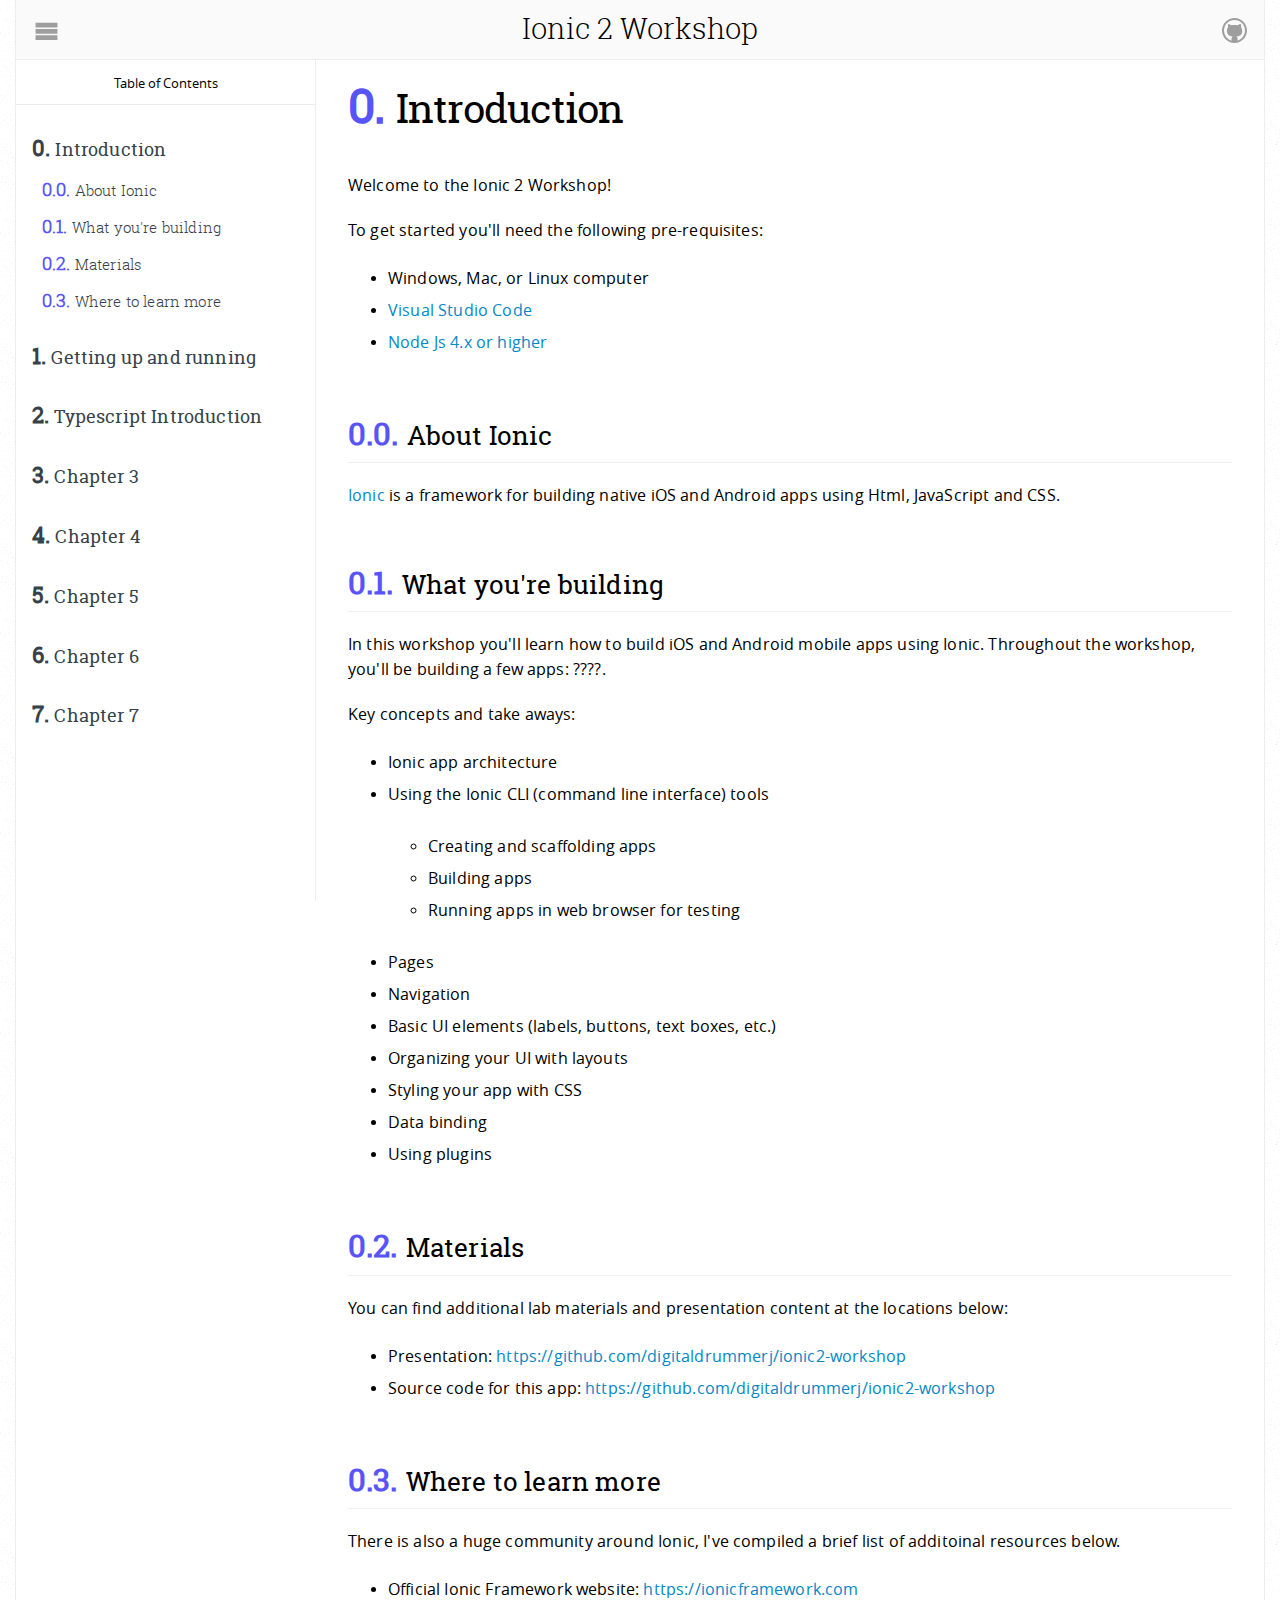
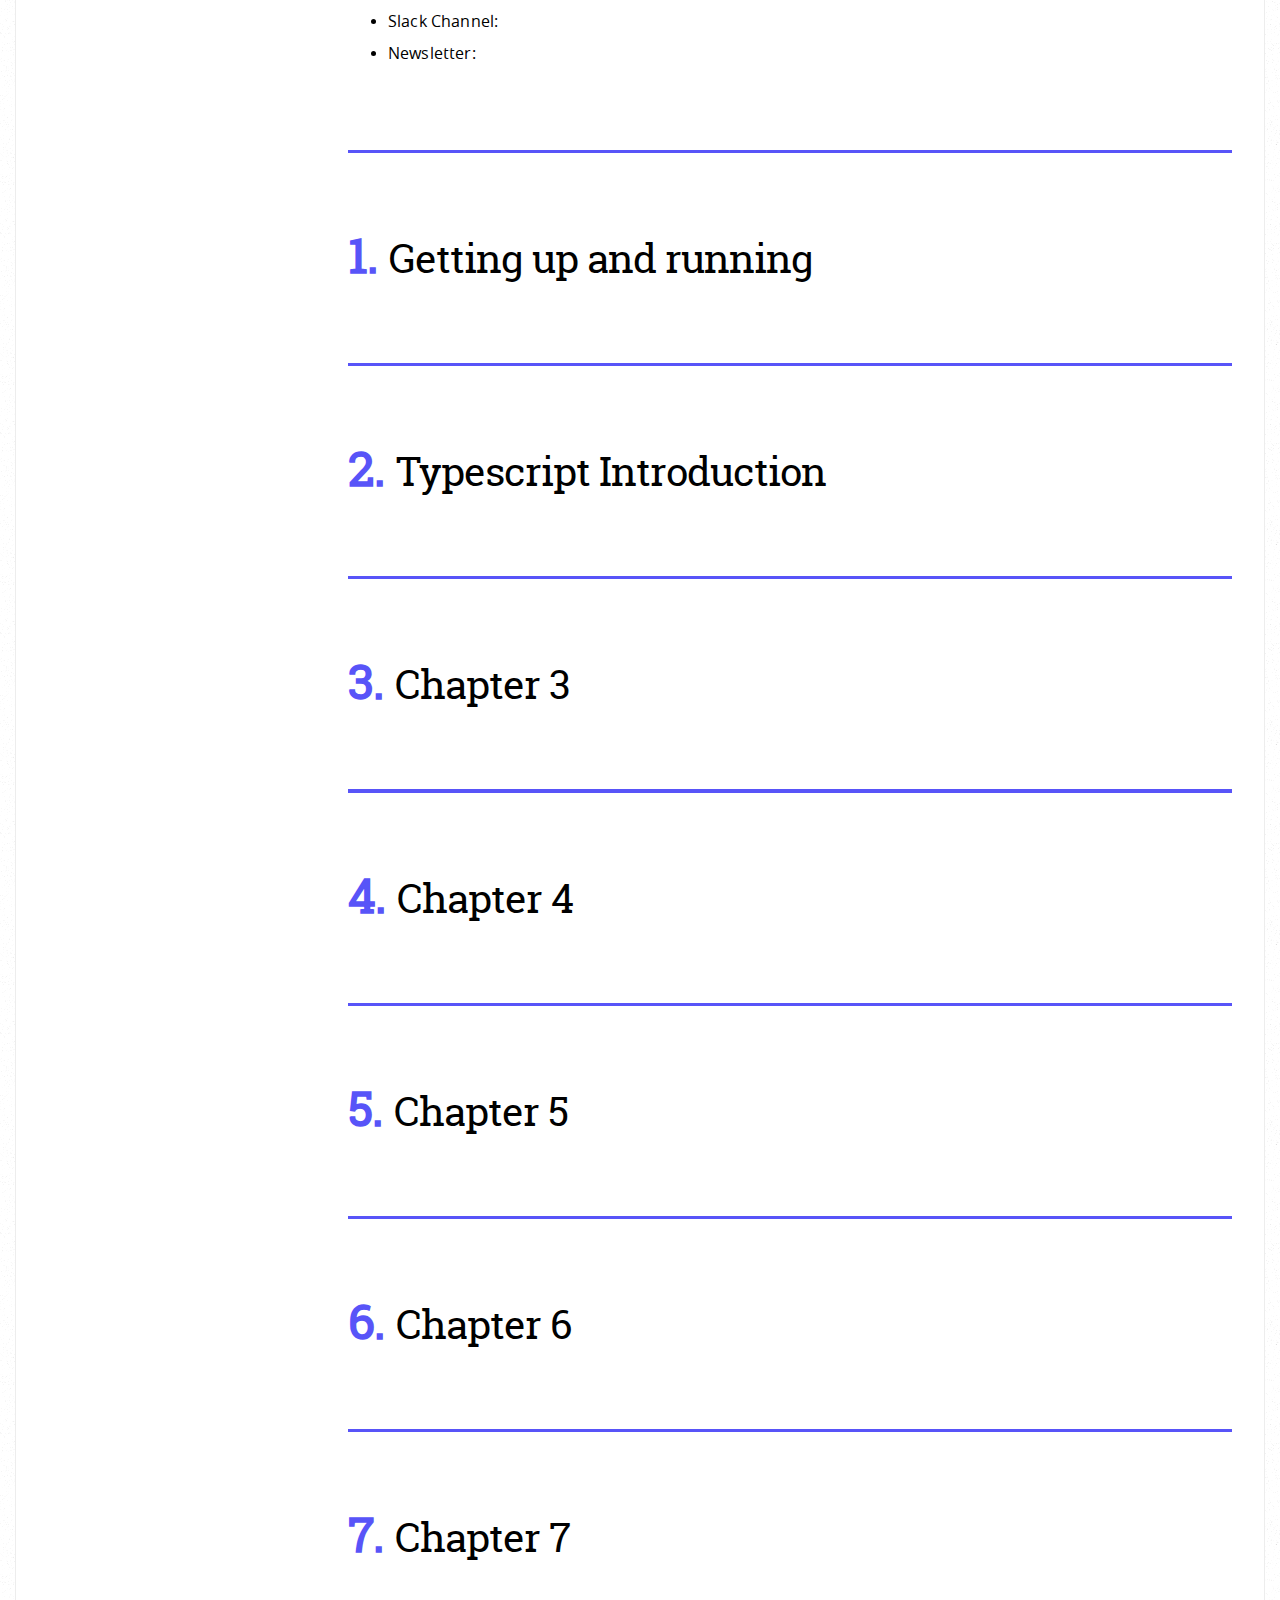
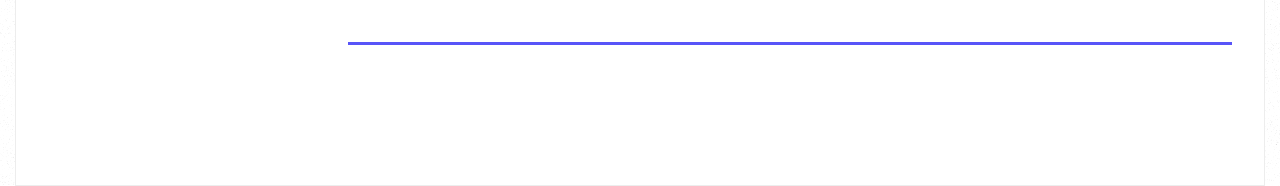
<file: index.html>
<!DOCTYPE html>
<html lang="en">
<head>
	<meta http-equiv="X-UA-Compatible" content="IE=edge">
	<title>Ionic 2 Workshop</title>

	<meta charset="utf-8">
	<meta name="description" content="Labs for Ionic 2 Workshop">
	<meta name="author" content="Justin James">
	<meta name="viewport" content="width=device-width, initial-scale=1">

	<link href="css/style.css" rel="stylesheet">
</head>
<body>

<div id="container">
	<div id="header">
		<a href="#" class="menu header-btn" id="toggle-toc"></a>
		<h1>Ionic 2 Workshop</h1>
		<a href="https://github.com/digitaldrummerj/ionic2-workshop" class="github header-btn"></a>
	</div>
	<div id="content-container">
		<div id="toc">
			<div class="toc-heading">Table of Contents</div>
			<div id="toc-padding"></div>
		</div>
		<div id="book">
			<div class="chapter">
				<h2 id="introduction">Introduction</h2>
<p>Welcome to the Ionic 2 Workshop!</p>
<p>To get started you&#39;ll need the following pre-requisites:</p>
<ul>
<li>Windows, Mac, or Linux computer</li>
<li><a href="Http://code.visualstudio.com">Visual Studio Code</a></li>
<li><a href="http://nodejs.org">Node Js 4.x or higher</a></li>
</ul>
<h3 id="about-ionic">About Ionic</h3>
<p><a href="https://ionicframework.com">Ionic</a> is a framework for building native iOS and Android apps using Html, JavaScript and CSS. </p>
<h3 id="what-you-re-building">What you&#39;re building</h3>
<p>In this workshop you&#39;ll learn how to build iOS and Android mobile apps using Ionic. Throughout the workshop, you&#39;ll be building a few apps: ????. </p>
<p>Key concepts and take aways:</p>
<ul>
<li>Ionic app architecture</li>
<li>Using the Ionic CLI (command line interface) tools<ul>
<li>Creating and scaffolding apps</li>
<li>Building apps</li>
<li>Running apps in web browser for testing</li>
</ul>
</li>
<li>Pages</li>
<li>Navigation</li>
<li>Basic UI elements (labels, buttons, text boxes, etc.)</li>
<li>Organizing your UI with layouts</li>
<li>Styling your app with CSS</li>
<li>Data binding</li>
<li>Using plugins</li>
</ul>
<h3 id="materials">Materials</h3>
<p>You can find additional lab materials and presentation content at the locations below:</p>
<ul>
<li>Presentation: <a href="https://github.com/digitaldrummerj/ionic2-workshop">https://github.com/digitaldrummerj/ionic2-workshop</a></li>
<li>Source code for this app: <a href="https://github.com/digitaldrummerj/ionic2-workshop">https://github.com/digitaldrummerj/ionic2-workshop</a></li>
</ul>
<h3 id="where-to-learn-more">Where to learn more</h3>
<p>There is also a huge community around Ionic, I&#39;ve compiled a brief list of additoinal resources below. </p>
<ul>
<li>Official Ionic Framework website: <a href="https://ionicframework.com">https://ionicframework.com</a></li>
<li>Slack Channel: </li>
<li>Newsletter: </li>
</ul>

			</div>
			<hr>
			<div class="chapter">
				<h2 id="getting-up-and-running">Getting up and running</h2>

			</div>
			<hr>
			<div class="chapter">
				<h2 id="typescript-introduction">Typescript Introduction</h2>

			</div>
			<hr>
			<div class="chapter">
				<h2 id="chapter-3">Chapter 3</h2>

			</div>
			<hr>
			<div class="chapter">
				<h2 id="chapter-4">Chapter 4</h2>

			</div>
			<hr>
			<div class="chapter">
				<h2 id="chapter-5">Chapter 5</h2>

			</div>
			<hr>
			<div class="chapter">
				<h2 id="chapter-6">Chapter 6</h2>

			</div>
			<hr>
			<div class="chapter">
				<h2 id="chapter-7">Chapter 7</h2>

			</div>
			<hr>

		</div>
	</div>
</div>

<script src="scripts/built.js"></script>

</body>
</html>
</file>
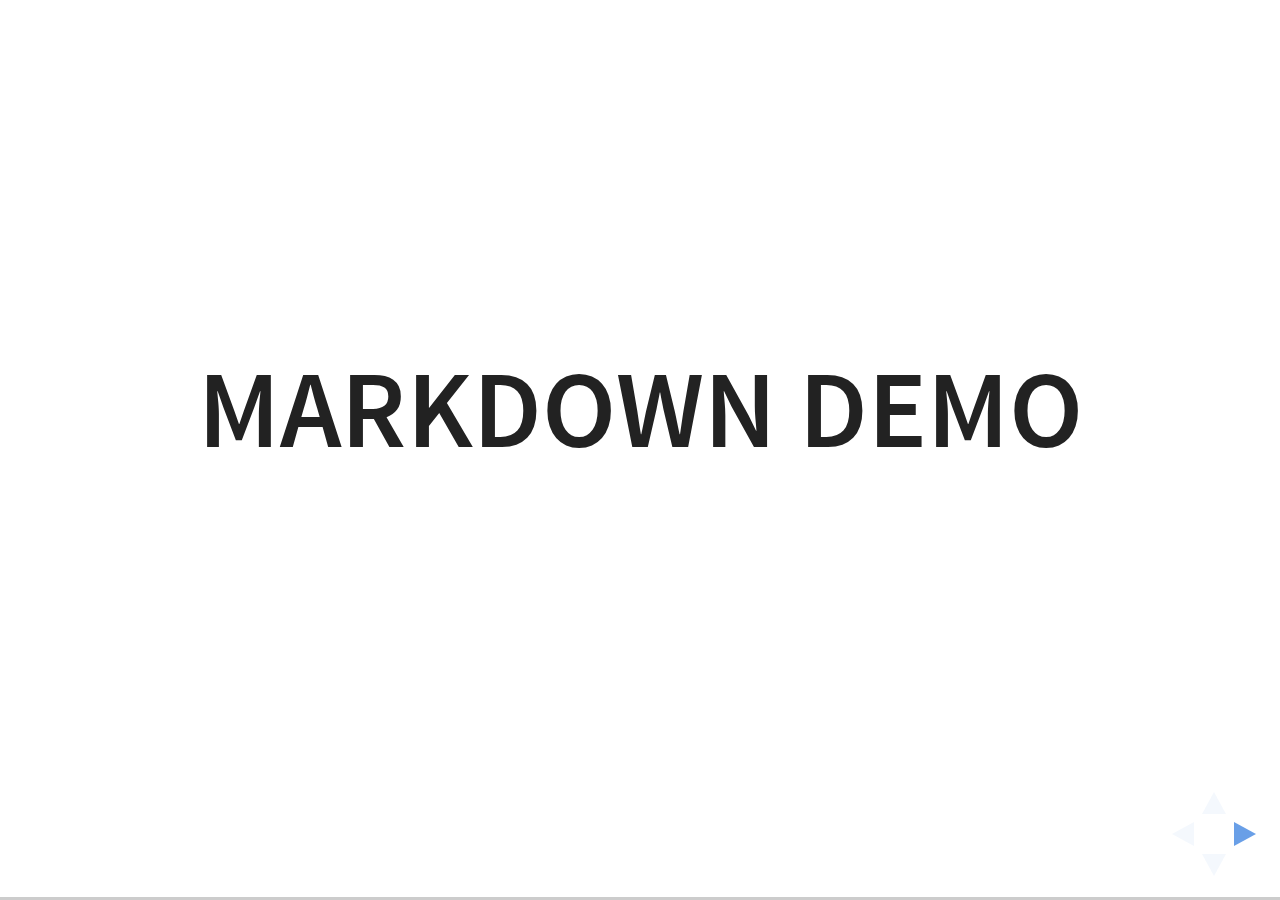
<file: slides/typescript-overview/plugin/markdown/example.html>
<!doctype html>
<html lang="en">

	<head>
		<meta charset="utf-8">

		<title>reveal.js - Markdown Demo</title>

		<link rel="stylesheet" href="../../css/reveal.css">
		<link rel="stylesheet" href="../../css/theme/white.css" id="theme">

        <link rel="stylesheet" href="../../lib/css/zenburn.css">
	</head>

	<body>

		<div class="reveal">

			<div class="slides">

                <!-- Use external markdown resource, separate slides by three newlines; vertical slides by two newlines -->
                <section data-markdown="example.md" data-separator="^\n\n\n" data-separator-vertical="^\n\n"></section>

                <!-- Slides are separated by three dashes (quick 'n dirty regular expression) -->
                <section data-markdown data-separator="---">
                    <script type="text/template">
                        ## Demo 1
                        Slide 1
                        ---
                        ## Demo 1
                        Slide 2
                        ---
                        ## Demo 1
                        Slide 3
                    </script>
                </section>

                <!-- Slides are separated by newline + three dashes + newline, vertical slides identical but two dashes -->
                <section data-markdown data-separator="^\n---\n$" data-separator-vertical="^\n--\n$">
                    <script type="text/template">
                        ## Demo 2
                        Slide 1.1

                        --

                        ## Demo 2
                        Slide 1.2

                        ---

                        ## Demo 2
                        Slide 2
                    </script>
                </section>

                <!-- No "extra" slides, since there are no separators defined (so they'll become horizontal rulers) -->
                <section data-markdown>
                    <script type="text/template">
                        A

                        ---

                        B

                        ---

                        C
                    </script>
                </section>

                <!-- Slide attributes -->
                <section data-markdown>
                    <script type="text/template">
                        <!-- .slide: data-background="#000000" -->
                        ## Slide attributes
                    </script>
                </section>

                <!-- Element attributes -->
                <section data-markdown>
                    <script type="text/template">
                        ## Element attributes
                        - Item 1 <!-- .element: class="fragment" data-fragment-index="2" -->
                        - Item 2 <!-- .element: class="fragment" data-fragment-index="1" -->
                    </script>
                </section>

                <!-- Code -->
                <section data-markdown>
                    <script type="text/template">
                        ```php
                        public function foo()
                        {
                            $foo = array(
                                'bar' => 'bar'
                            )
                        }
                        ```
                    </script>
                </section>

            </div>
		</div>

		<script src="../../lib/js/head.min.js"></script>
		<script src="../../js/reveal.js"></script>

		<script>

			Reveal.initialize({
				controls: true,
				progress: true,
				history: true,
				center: true,

				// Optional libraries used to extend on reveal.js
				dependencies: [
					{ src: '../../lib/js/classList.js', condition: function() { return !document.body.classList; } },
					{ src: 'marked.js', condition: function() { return !!document.querySelector( '[data-markdown]' ); } },
                    { src: 'markdown.js', condition: function() { return !!document.querySelector( '[data-markdown]' ); } },
                    { src: '../highlight/highlight.js', async: true, callback: function() { hljs.initHighlightingOnLoad(); } },
					{ src: '../notes/notes.js' }
				]
			});

		</script>

	</body>
</html>
</file>
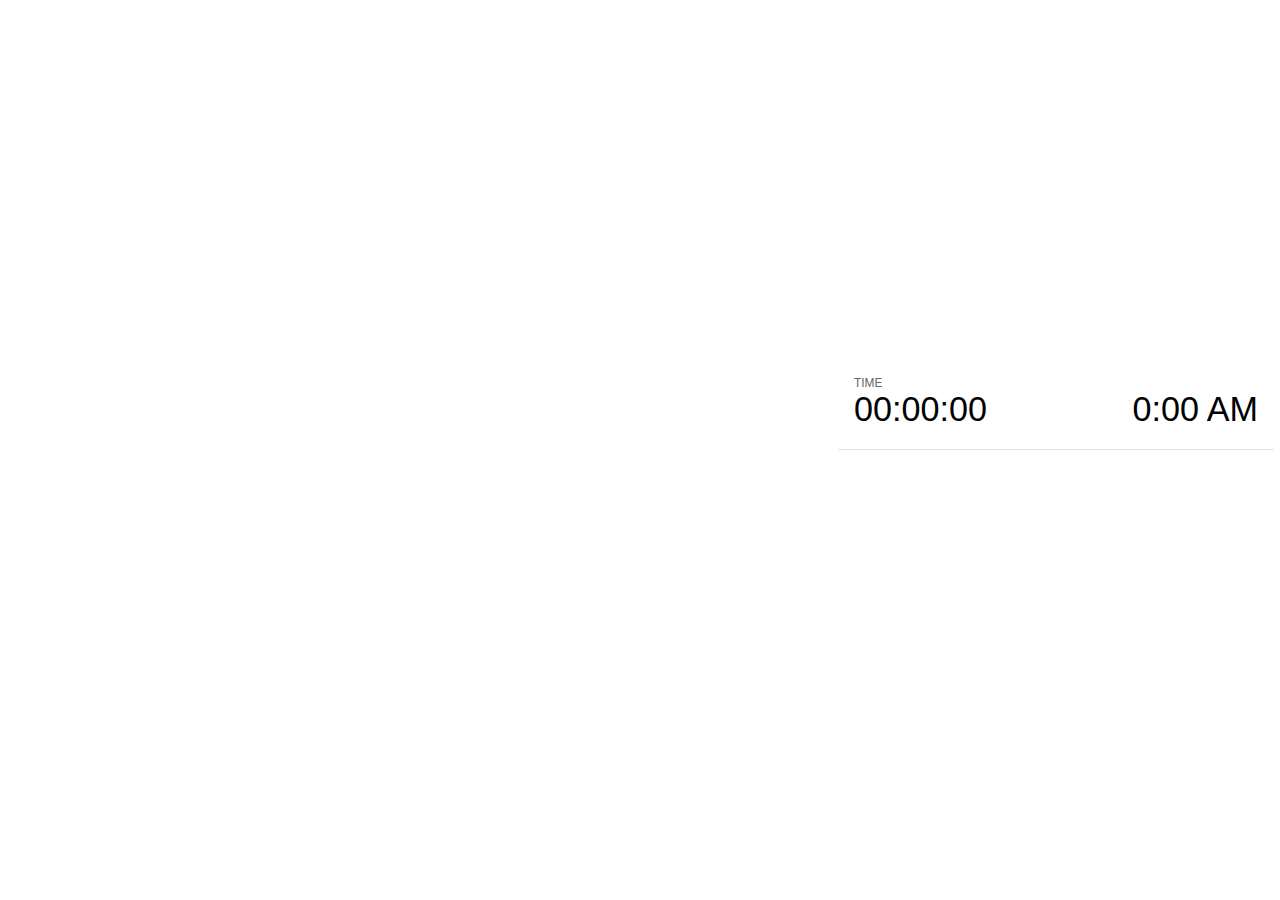
<file: slides/typescript-overview/plugin/notes/notes.html>
<!doctype html>
<html lang="en">
	<head>
		<meta charset="utf-8">

		<title>reveal.js - Slide Notes</title>

		<style>
			body {
				font-family: Helvetica;
			}

			#current-slide,
			#upcoming-slide,
			#speaker-controls {
				padding: 6px;
				box-sizing: border-box;
				-moz-box-sizing: border-box;
			}

			#current-slide iframe,
			#upcoming-slide iframe {
				width: 100%;
				height: 100%;
				border: 1px solid #ddd;
			}

			#current-slide .label,
			#upcoming-slide .label {
				position: absolute;
				top: 10px;
				left: 10px;
				font-weight: bold;
				font-size: 14px;
				z-index: 2;
				color: rgba( 255, 255, 255, 0.9 );
			}

			#current-slide {
				position: absolute;
				width: 65%;
				height: 100%;
				top: 0;
				left: 0;
				padding-right: 0;
			}

			#upcoming-slide {
				position: absolute;
				width: 35%;
				height: 40%;
				right: 0;
				top: 0;
			}

			#speaker-controls {
				position: absolute;
				top: 40%;
				right: 0;
				width: 35%;
				height: 60%;
				overflow: auto;

				font-size: 18px;
			}

				.speaker-controls-time.hidden,
				.speaker-controls-notes.hidden {
					display: none;
				}

				.speaker-controls-time .label,
				.speaker-controls-notes .label {
					text-transform: uppercase;
					font-weight: normal;
					font-size: 0.66em;
					color: #666;
					margin: 0;
				}

				.speaker-controls-time {
					border-bottom: 1px solid rgba( 200, 200, 200, 0.5 );
					margin-bottom: 10px;
					padding: 10px 16px;
					padding-bottom: 20px;
					cursor: pointer;
				}

				.speaker-controls-time .reset-button {
					opacity: 0;
					float: right;
					color: #666;
					text-decoration: none;
				}
				.speaker-controls-time:hover .reset-button {
					opacity: 1;
				}

				.speaker-controls-time .timer,
				.speaker-controls-time .clock {
					width: 50%;
					font-size: 1.9em;
				}

				.speaker-controls-time .timer {
					float: left;
				}

				.speaker-controls-time .clock {
					float: right;
					text-align: right;
				}

				.speaker-controls-time span.mute {
					color: #bbb;
				}

				.speaker-controls-notes {
					padding: 10px 16px;
				}

				.speaker-controls-notes .value {
					margin-top: 5px;
					line-height: 1.4;
					font-size: 1.2em;
				}

			.clear {
				clear: both;
			}

			@media screen and (max-width: 1080px) {
				#speaker-controls {
					font-size: 16px;
				}
			}

			@media screen and (max-width: 900px) {
				#speaker-controls {
					font-size: 14px;
				}
			}

			@media screen and (max-width: 800px) {
				#speaker-controls {
					font-size: 12px;
				}
			}

		</style>
	</head>

	<body>

		<div id="current-slide"></div>
		<div id="upcoming-slide"><span class="label">UPCOMING:</span></div>
		<div id="speaker-controls">
			<div class="speaker-controls-time">
				<h4 class="label">Time <span class="reset-button">Click to Reset</span></h4>
				<div class="clock">
					<span class="clock-value">0:00 AM</span>
				</div>
				<div class="timer">
					<span class="hours-value">00</span><span class="minutes-value">:00</span><span class="seconds-value">:00</span>
				</div>
				<div class="clear"></div>
			</div>

			<div class="speaker-controls-notes hidden">
				<h4 class="label">Notes</h4>
				<div class="value"></div>
			</div>
		</div>

		<script src="../../plugin/markdown/marked.js"></script>
		<script>

			(function() {

				var notes,
					notesValue,
					currentState,
					currentSlide,
					upcomingSlide,
					connected = false;

				window.addEventListener( 'message', function( event ) {

					var data = JSON.parse( event.data );

					// The overview mode is only useful to the reveal.js instance
					// where navigation occurs so we don't sync it
					if( data.state ) delete data.state.overview;

					// Messages sent by the notes plugin inside of the main window
					if( data && data.namespace === 'reveal-notes' ) {
						if( data.type === 'connect' ) {
							handleConnectMessage( data );
						}
						else if( data.type === 'state' ) {
							handleStateMessage( data );
						}
					}
					// Messages sent by the reveal.js inside of the current slide preview
					else if( data && data.namespace === 'reveal' ) {
						if( /ready/.test( data.eventName ) ) {
							// Send a message back to notify that the handshake is complete
							window.opener.postMessage( JSON.stringify({ namespace: 'reveal-notes', type: 'connected'} ), '*' );
						}
						else if( /slidechanged|fragmentshown|fragmenthidden|paused|resumed/.test( data.eventName ) && currentState !== JSON.stringify( data.state ) ) {

							window.opener.postMessage( JSON.stringify({ method: 'setState', args: [ data.state ]} ), '*' );

						}
					}

				} );

				/**
				 * Called when the main window is trying to establish a
				 * connection.
				 */
				function handleConnectMessage( data ) {

					if( connected === false ) {
						connected = true;

						setupIframes( data );
						setupKeyboard();
						setupNotes();
						setupTimer();
					}

				}

				/**
				 * Called when the main window sends an updated state.
				 */
				function handleStateMessage( data ) {

					// Store the most recently set state to avoid circular loops
					// applying the same state
					currentState = JSON.stringify( data.state );

					// No need for updating the notes in case of fragment changes
					if ( data.notes ) {
						notes.classList.remove( 'hidden' );
						notesValue.style.whiteSpace = data.whitespace;
						if( data.markdown ) {
							notesValue.innerHTML = marked( data.notes );
						}
						else {
							notesValue.innerHTML = data.notes;
						}
					}
					else {
						notes.classList.add( 'hidden' );
					}

					// Update the note slides
					currentSlide.contentWindow.postMessage( JSON.stringify({ method: 'setState', args: [ data.state ] }), '*' );
					upcomingSlide.contentWindow.postMessage( JSON.stringify({ method: 'setState', args: [ data.state ] }), '*' );
					upcomingSlide.contentWindow.postMessage( JSON.stringify({ method: 'next' }), '*' );

				}

				// Limit to max one state update per X ms
				handleStateMessage = debounce( handleStateMessage, 200 );

				/**
				 * Forward keyboard events to the current slide window.
				 * This enables keyboard events to work even if focus
				 * isn't set on the current slide iframe.
				 */
				function setupKeyboard() {

					document.addEventListener( 'keydown', function( event ) {
						currentSlide.contentWindow.postMessage( JSON.stringify({ method: 'triggerKey', args: [ event.keyCode ] }), '*' );
					} );

				}

				/**
				 * Creates the preview iframes.
				 */
				function setupIframes( data ) {

					var params = [
						'receiver',
						'progress=false',
						'history=false',
						'transition=none',
						'autoSlide=0',
						'backgroundTransition=none'
					].join( '&' );

					var urlSeparator = /\?/.test(data.url) ? '&' : '?';
					var hash = '#/' + data.state.indexh + '/' + data.state.indexv;
					var currentURL = data.url + urlSeparator + params + '&postMessageEvents=true' + hash;
					var upcomingURL = data.url + urlSeparator + params + '&controls=false' + hash;

					currentSlide = document.createElement( 'iframe' );
					currentSlide.setAttribute( 'width', 1280 );
					currentSlide.setAttribute( 'height', 1024 );
					currentSlide.setAttribute( 'src', currentURL );
					document.querySelector( '#current-slide' ).appendChild( currentSlide );

					upcomingSlide = document.createElement( 'iframe' );
					upcomingSlide.setAttribute( 'width', 640 );
					upcomingSlide.setAttribute( 'height', 512 );
					upcomingSlide.setAttribute( 'src', upcomingURL );
					document.querySelector( '#upcoming-slide' ).appendChild( upcomingSlide );

				}

				/**
				 * Setup the notes UI.
				 */
				function setupNotes() {

					notes = document.querySelector( '.speaker-controls-notes' );
					notesValue = document.querySelector( '.speaker-controls-notes .value' );

				}

				/**
				 * Create the timer and clock and start updating them
				 * at an interval.
				 */
				function setupTimer() {

					var start = new Date(),
						timeEl = document.querySelector( '.speaker-controls-time' ),
						clockEl = timeEl.querySelector( '.clock-value' ),
						hoursEl = timeEl.querySelector( '.hours-value' ),
						minutesEl = timeEl.querySelector( '.minutes-value' ),
						secondsEl = timeEl.querySelector( '.seconds-value' );

					function _updateTimer() {

						var diff, hours, minutes, seconds,
							now = new Date();

						diff = now.getTime() - start.getTime();
						hours = Math.floor( diff / ( 1000 * 60 * 60 ) );
						minutes = Math.floor( ( diff / ( 1000 * 60 ) ) % 60 );
						seconds = Math.floor( ( diff / 1000 ) % 60 );

						clockEl.innerHTML = now.toLocaleTimeString( 'en-US', { hour12: true, hour: '2-digit', minute:'2-digit' } );
						hoursEl.innerHTML = zeroPadInteger( hours );
						hoursEl.className = hours > 0 ? '' : 'mute';
						minutesEl.innerHTML = ':' + zeroPadInteger( minutes );
						minutesEl.className = minutes > 0 ? '' : 'mute';
						secondsEl.innerHTML = ':' + zeroPadInteger( seconds );

					}

					// Update once directly
					_updateTimer();

					// Then update every second
					setInterval( _updateTimer, 1000 );

					timeEl.addEventListener( 'click', function() {
						start = new Date();
						_updateTimer();
						return false;
					} );

				}

				function zeroPadInteger( num ) {

					var str = '00' + parseInt( num );
					return str.substring( str.length - 2 );

				}

				/**
				 * Limits the frequency at which a function can be called.
				 */
				function debounce( fn, ms ) {

					var lastTime = 0,
						timeout;

					return function() {

						var args = arguments;
						var context = this;

						clearTimeout( timeout );

						var timeSinceLastCall = Date.now() - lastTime;
						if( timeSinceLastCall > ms ) {
							fn.apply( context, args );
							lastTime = Date.now();
						}
						else {
							timeout = setTimeout( function() {
								fn.apply( context, args );
								lastTime = Date.now();
							}, ms - timeSinceLastCall );
						}

					}

				}

			})();

		</script>
	</body>
</html>
</file>
<file: css/style.css>
/* Generated by Font Squirrel (http://www.fontsquirrel.com) on February 20, 2015 */
@font-face {
  font-family: 'open_sansregular';
  src: url("../fonts/OpenSans-Regular-webfont-webfont.eot"); }

@font-face {
  font-family: 'open_sansregular';
  src: url([data-uri]) format("woff"), url("../fonts/OpenSans-Regular-webfont-webfont.ttf") format("truetype");
  font-weight: normal;
  font-style: normal; }

@font-face {
  font-family: 'roboto_slablight';
  src: url("../fonts/RobotoSlab-Light-webfont-webfont.eot"); }

@font-face {
  font-family: 'roboto_slablight';
  src: url([data-uri]) format("woff"), url("../fonts/RobotoSlab-Light-webfont-webfont.ttf") format("truetype");
  font-weight: normal;
  font-style: normal; }

@font-face {
  font-family: 'roboto_slabregular';
  src: url("../fonts/RobotoSlab-Regular-webfont-webfont.eot"); }

@font-face {
  font-family: 'roboto_slabregular';
  src: url([data-uri]) format("woff"), url("../fonts/RobotoSlab-Regular-webfont-webfont.ttf") format("truetype");
  font-weight: normal;
  font-style: normal; }

/*! normalize.css v3.0.2 | MIT License | git.io/normalize */
/**
 * 1. Set default font family to sans-serif.
 * 2. Prevent iOS text size adjust after orientation change, without disabling
 *    user zoom.
 */
html {
  font-family: sans-serif;
  /* 1 */
  -ms-text-size-adjust: 100%;
  /* 2 */
  -webkit-text-size-adjust: 100%;
  /* 2 */ }

/**
 * Remove default margin.
 */
body {
  margin: 0; }

/* HTML5 display definitions
   ========================================================================== */
/**
 * Correct `block` display not defined for any HTML5 element in IE 8/9.
 * Correct `block` display not defined for `details` or `summary` in IE 10/11
 * and Firefox.
 * Correct `block` display not defined for `main` in IE 11.
 */
article,
aside,
details,
figcaption,
figure,
footer,
header,
hgroup,
main,
menu,
nav,
section,
summary {
  display: block; }

/**
 * 1. Correct `inline-block` display not defined in IE 8/9.
 * 2. Normalize vertical alignment of `progress` in Chrome, Firefox, and Opera.
 */
audio,
canvas,
progress,
video {
  display: inline-block;
  /* 1 */
  vertical-align: baseline;
  /* 2 */ }

/**
 * Prevent modern browsers from displaying `audio` without controls.
 * Remove excess height in iOS 5 devices.
 */
audio:not([controls]) {
  display: none;
  height: 0; }

/**
 * Address `[hidden]` styling not present in IE 8/9/10.
 * Hide the `template` element in IE 8/9/11, Safari, and Firefox < 22.
 */
[hidden],
template {
  display: none; }

/* Links
   ========================================================================== */
/**
 * Remove the gray background color from active links in IE 10.
 */
a {
  background-color: transparent; }

/**
 * Improve readability when focused and also mouse hovered in all browsers.
 */
a:active,
a:hover {
  outline: 0; }

/* Text-level semantics
   ========================================================================== */
/**
 * Address styling not present in IE 8/9/10/11, Safari, and Chrome.
 */
abbr[title] {
  border-bottom: 1px dotted; }

/**
 * Address style set to `bolder` in Firefox 4+, Safari, and Chrome.
 */
b,
strong {
  font-weight: bold; }

/**
 * Address styling not present in Safari and Chrome.
 */
dfn {
  font-style: italic; }

/**
 * Address variable `h1` font-size and margin within `section` and `article`
 * contexts in Firefox 4+, Safari, and Chrome.
 */
h1 {
  font-size: 2em;
  margin: 0.67em 0; }

/**
 * Address styling not present in IE 8/9.
 */
mark {
  background: #ff0;
  color: #000; }

/**
 * Address inconsistent and variable font size in all browsers.
 */
small {
  font-size: 80%; }

/**
 * Prevent `sub` and `sup` affecting `line-height` in all browsers.
 */
sub,
sup {
  font-size: 75%;
  line-height: 0;
  position: relative;
  vertical-align: baseline; }

sup {
  top: -0.5em; }

sub {
  bottom: -0.25em; }

/* Embedded content
   ========================================================================== */
/**
 * Remove border when inside `a` element in IE 8/9/10.
 */
img {
  border: 0; }

/**
 * Correct overflow not hidden in IE 9/10/11.
 */
svg:not(:root) {
  overflow: hidden; }

/* Grouping content
   ========================================================================== */
/**
 * Address margin not present in IE 8/9 and Safari.
 */
figure {
  margin: 1em 40px; }

/**
 * Address differences between Firefox and other browsers.
 */
hr {
  -moz-box-sizing: content-box;
  box-sizing: content-box;
  height: 0; }

/**
 * Contain overflow in all browsers.
 */
pre {
  overflow: auto; }

/**
 * Address odd `em`-unit font size rendering in all browsers.
 */
code,
kbd,
pre,
samp {
  font-family: monospace, monospace;
  font-size: 1em; }

/* Forms
   ========================================================================== */
/**
 * Known limitation: by default, Chrome and Safari on OS X allow very limited
 * styling of `select`, unless a `border` property is set.
 */
/**
 * 1. Correct color not being inherited.
 *    Known issue: affects color of disabled elements.
 * 2. Correct font properties not being inherited.
 * 3. Address margins set differently in Firefox 4+, Safari, and Chrome.
 */
button,
input,
optgroup,
select,
textarea {
  color: inherit;
  /* 1 */
  font: inherit;
  /* 2 */
  margin: 0;
  /* 3 */ }

/**
 * Address `overflow` set to `hidden` in IE 8/9/10/11.
 */
button {
  overflow: visible; }

/**
 * Address inconsistent `text-transform` inheritance for `button` and `select`.
 * All other form control elements do not inherit `text-transform` values.
 * Correct `button` style inheritance in Firefox, IE 8/9/10/11, and Opera.
 * Correct `select` style inheritance in Firefox.
 */
button,
select {
  text-transform: none; }

/**
 * 1. Avoid the WebKit bug in Android 4.0.* where (2) destroys native `audio`
 *    and `video` controls.
 * 2. Correct inability to style clickable `input` types in iOS.
 * 3. Improve usability and consistency of cursor style between image-type
 *    `input` and others.
 */
button,
html input[type="button"],
input[type="reset"],
input[type="submit"] {
  -webkit-appearance: button;
  /* 2 */
  cursor: pointer;
  /* 3 */ }

/**
 * Re-set default cursor for disabled elements.
 */
button[disabled],
html input[disabled] {
  cursor: default; }

/**
 * Remove inner padding and border in Firefox 4+.
 */
button::-moz-focus-inner,
input::-moz-focus-inner {
  border: 0;
  padding: 0; }

/**
 * Address Firefox 4+ setting `line-height` on `input` using `!important` in
 * the UA stylesheet.
 */
input {
  line-height: normal; }

/**
 * It's recommended that you don't attempt to style these elements.
 * Firefox's implementation doesn't respect box-sizing, padding, or width.
 *
 * 1. Address box sizing set to `content-box` in IE 8/9/10.
 * 2. Remove excess padding in IE 8/9/10.
 */
input[type="checkbox"],
input[type="radio"] {
  box-sizing: border-box;
  /* 1 */
  padding: 0;
  /* 2 */ }

/**
 * Fix the cursor style for Chrome's increment/decrement buttons. For certain
 * `font-size` values of the `input`, it causes the cursor style of the
 * decrement button to change from `default` to `text`.
 */
input[type="number"]::-webkit-inner-spin-button,
input[type="number"]::-webkit-outer-spin-button {
  height: auto; }

/**
 * 1. Address `appearance` set to `searchfield` in Safari and Chrome.
 * 2. Address `box-sizing` set to `border-box` in Safari and Chrome
 *    (include `-moz` to future-proof).
 */
input[type="search"] {
  -webkit-appearance: textfield;
  /* 1 */
  -moz-box-sizing: content-box;
  -webkit-box-sizing: content-box;
  /* 2 */
  box-sizing: content-box; }

/**
 * Remove inner padding and search cancel button in Safari and Chrome on OS X.
 * Safari (but not Chrome) clips the cancel button when the search input has
 * padding (and `textfield` appearance).
 */
input[type="search"]::-webkit-search-cancel-button,
input[type="search"]::-webkit-search-decoration {
  -webkit-appearance: none; }

/**
 * Define consistent border, margin, and padding.
 */
fieldset {
  border: 1px solid #c0c0c0;
  margin: 0 2px;
  padding: 0.35em 0.625em 0.75em; }

/**
 * 1. Correct `color` not being inherited in IE 8/9/10/11.
 * 2. Remove padding so people aren't caught out if they zero out fieldsets.
 */
legend {
  border: 0;
  /* 1 */
  padding: 0;
  /* 2 */ }

/**
 * Remove default vertical scrollbar in IE 8/9/10/11.
 */
textarea {
  overflow: auto; }

/**
 * Don't inherit the `font-weight` (applied by a rule above).
 * NOTE: the default cannot safely be changed in Chrome and Safari on OS X.
 */
optgroup {
  font-weight: bold; }

/* Tables
   ========================================================================== */
/**
 * Remove most spacing between table cells.
 */
table {
  border-collapse: collapse;
  border-spacing: 0; }

td,
th {
  padding: 0; }

/*
  Five-color theme from a single blue hue.
*/
.hljs {
  display: block;
  overflow-x: auto;
  padding: 0.5em;
  background: #eaeef3;
  -webkit-text-size-adjust: none; }

.hljs,
.hljs-list .hljs-built_in {
  color: #00193a; }

.hljs-keyword,
.hljs-title,
.hljs-important,
.hljs-request,
.hljs-header,
.hljs-doctag {
  font-weight: bold; }

.hljs-comment,
.hljs-chunk {
  color: #738191; }

.hljs-string,
.hljs-title,
.hljs-parent,
.hljs-built_in,
.hljs-literal,
.hljs-filename,
.hljs-value,
.hljs-addition,
.hljs-tag,
.hljs-argument,
.hljs-link_label,
.hljs-blockquote,
.hljs-header,
.hljs-name {
  color: #0048ab; }

.hljs-decorator,
.hljs-prompt,
.hljs-subst,
.hljs-symbol,
.hljs-doctype,
.hljs-regexp,
.hljs-preprocessor,
.hljs-pragma,
.hljs-pi,
.hljs-attribute,
.hljs-attr_selector,
.hljs-xmlDocTag,
.hljs-deletion,
.hljs-shebang,
.hljs-string .hljs-variable,
.hljs-link_url,
.hljs-bullet,
.hljs-sqbracket,
.hljs-phony {
  color: #4c81c9; }

html {
  box-sizing: border-box; }

*, *:before, *:after {
  box-sizing: inherit; }

html {
  background-image: url("../images/noise.png"); }

body, html {
  margin: 0;
  padding: 0;
  height: 100%;
  font-family: "open_sansregular", "Helvetica Neue", Helvetica, Arial, sans-serif;
  color: #000;
  text-rendering: optimizeLegibility; }

#container {
  margin: 0 auto;
  max-width: 1250px;
  border: 1px solid #EDEDED;
  background: white; }

a:link, a:visited, a:active {
  text-decoration: none;
  color: #0487c4; }

a:hover {
  text-decoration: underline; }

.box {
  border: solid 1px #CCC;
  display: block;
  overflow-x: auto;
  padding: 0.5em;
  color: #333;
  background: #f8f8f8; }

code {
  border: solid 1px #CCC;
  background: #f8f8f8;
  padding: 0.25em;
  color: #333; }

strong {
  font-size: 1.2em; }

hr {
  background: #5854F8;
  padding: 0.1em;
  border: none;
  display: block;
  margin: 5em 0; }

blockquote {
  border-left-color: #5854F8;
  border-right-style: 5px;
  border-left-style: solid;
  padding-left: 1em; }

h1, h2, h3, h4, h5, h6 {
  font-family: "roboto_slablight", "Helvetica Neue", Helvetica, serif;
  font-weight: 300; }

h2, h3, h5 {
  font-family: "roboto_slabregular", "Helvetica Neue", Helvetica, serif; }

h1 {
  margin: 0 auto;
  white-space: nowrap;
  overflow: hidden;
  font-size: 1.8em;
  line-height: 60px; }

h2 strong, h3 strong, h6 strong {
  color: #5854F8; }

h2 {
  margin: 50px 0 40px 0;
  padding: 0;
  letter-spacing: .01rem;
  font-size: 40px;
  line-height: 1.2em;
  letter-spacing: -1px; }

h3 {
  margin: 0;
  padding: 0 0 10px 0;
  line-height: 1.2em;
  letter-spacing: .01rem;
  font-size: 26px;
  margin-bottom: 10px;
  margin-top: 60px;
  border-bottom: 1px solid #eee; }

h3 a:link, h3 a:active, h3 a:visited, h3 a:hover, h2 a:link, h2 a:active, h2 a:visited, h2 a:hover {
  color: #000;
  text-decoration: none; }

h2::before, h3::before {
  content: " ";
  display: block;
  margin-top: -70px;
  height: 70px;
  visibility: hidden; }

p, ol, ul {
  line-height: 25px;
  margin: 20px 0; }

ol li, ul li {
  line-height: 2em; }

img[src*=gif] {
  border: 1px solid black; }

h5, h6 {
  letter-spacing: .01rem;
  color: #364149;
  padding: 0;
  margin: 0; }

h6 {
  margin-left: 10px;
  font-size: 15px;
  margin-top: 15px;
  padding-top: 0;
  padding-bottom: 0;
  line-height: 1.4em; }

h5 {
  margin-top: 30px;
  font-size: 18px;
  line-height: 1.6em; }

h5 a:link, h5 a:active, h5 a:visited,
h6 a:link, h6 a:active, h6 a:visited {
  color: #364149;
  text-decoration: none;
  padding: 0;
  display: block; }

h5 a:hover, h6 a:hover {
  color: #5854F8;
  text-decoration: underline; }

#toc {
  position: fixed;
  width: 300px;
  height: 100%;
  overflow: auto;
  background-color: white;
  border-right: 1px solid #EDEDED; }

#toc-padding {
  padding: 0 1em 1em 1em; }

.toc-heading {
  font-size: 0.8em;
  text-align: center;
  padding: 75px 0 1em 0;
  border-bottom: 1px solid #EDEDED; }

body.no-toc #toc {
  display: none; }

body.no-toc #book {
  margin: 0 auto; }

#header {
  position: fixed;
  top: 0;
  display: -webkit-flex;
  display: flex;
  z-index: 3;
  text-align: center;
  width: 100%;
  max-width: 1248px;
  height: 60px;
  border-bottom: 1px solid #EDEDED;
  background-color: #fafafa; }

.header-btn {
  width: 60px;
  height: 60px;
  color: #7E888B;
  line-height: 60px;
  text-align: center;
  text-decoration: none;
  background-repeat: no-repeat;
  background-position: center;
  background-size: 25px;
  overflow: hidden; }

#header a:link, #header a:visited, #header a:active {
  color: #7E888B; }

.header-btn:hover {
  background-color: #f0f2f4;
  cursor: pointer;
  text-decoration: none; }

.github {
  background-image: url([data-uri]);
  opacity: 0.5; }

.menu {
  background-image: url([data-uri]);
  opacity: 0.5; }

#book {
  letter-spacing: .01rem;
  line-height: 1.5em;
  padding: 2em 2em 60px 2em;
  margin-left: 300px; }
  #book img {
    max-width: 100%; }

.exercise {
  border: 1px solid #ccc;
  border-radius: 0.3em; }
  .exercise p, .exercise pre {
    margin-left: 1em;
    margin-right: 1em; }
  .exercise h4 {
    margin-top: 0;
    padding: 1em;
    border-bottom: 1px solid #eee; }
    .exercise h4 b {
      font-family: "roboto_slabregular", "Helvetica Neue", Helvetica, serif; }

pre {
  position: relative;
  overflow: visible; }

.copy-button {
  position: absolute;
  top: -1.5em;
  right: 0;
  height: 1.5em;
  padding: 0 0.5em;
  background: white;
  border: solid #CCC;
  border-width: 1px 1px 0 1px;
  font-size: 0.9em; }
  .copy-button:active, .copy-button:focus {
    background: #5854F8;
    color: white;
    outline: 0; }

@media (max-width: 700px) {
  #content-container {
    display: block; }
  body:not(.no-toc) {
    overflow: hidden; }
  #toc {
    width: 100%;
    z-index: 2;
    overflow: scroll;
    -webkit-overflow-scrolling: touch; }
  #book {
    margin: 0 auto;
    padding-left: 1em;
    padding-right: 1em; }
  h1 {
    font-size: 1.5em; } }

img[alt=image] {
  width: 50%;
  height: 50%; }

.site-avatar {
  width: 60px;
  height: 60px;
  margin-right: 15px;
  border-radius: 50%;
  -moz-border-radius: 50%;
  -webkit-border-radius: 50%; }
</file>
<file: slides/typescript-overview/css/theme/white.css>
/**
 * White theme for reveal.js. This is the opposite of the 'black' theme.
 *
 * By Hakim El Hattab, http://hakim.se
 */
@import url(../../lib/font/source-sans-pro/source-sans-pro.css);
section.has-dark-background, section.has-dark-background h1, section.has-dark-background h2, section.has-dark-background h3, section.has-dark-background h4, section.has-dark-background h5, section.has-dark-background h6 {
  color: #fff; }

/*********************************************
 * GLOBAL STYLES
 *********************************************/
body {
  background: #fff;
  background-color: #fff; }

.reveal {
  font-family: "Source Sans Pro", Helvetica, sans-serif;
  font-size: 38px;
  font-weight: normal;
  color: #222; }

::selection {
  color: #fff;
  background: #98bdef;
  text-shadow: none; }

.reveal .slides > section,
.reveal .slides > section > section {
  line-height: 1.3;
  font-weight: inherit; }

/*********************************************
 * HEADERS
 *********************************************/
.reveal h1,
.reveal h2,
.reveal h3,
.reveal h4,
.reveal h5,
.reveal h6 {
  margin: 0 0 20px 0;
  color: #222;
  font-family: "Source Sans Pro", Helvetica, sans-serif;
  font-weight: 600;
  line-height: 1.2;
  letter-spacing: normal;
  text-transform: uppercase;
  text-shadow: none;
  word-wrap: break-word; }

.reveal h1 {
  font-size: 2.5em; }

.reveal h2 {
  font-size: 1.6em; }

.reveal h3 {
  font-size: 1.3em; }

.reveal h4 {
  font-size: 1em; }

.reveal h1 {
  text-shadow: none; }

/*********************************************
 * OTHER
 *********************************************/
.reveal p {
  margin: 20px 0;
  line-height: 1.3; }

/* Ensure certain elements are never larger than the slide itself */
.reveal img,
.reveal video,
.reveal iframe {
  max-width: 95%;
  max-height: 95%; }

.reveal strong,
.reveal b {
  font-weight: bold; }

.reveal em {
  font-style: italic; }

.reveal ol,
.reveal dl,
.reveal ul {
  display: inline-block;
  text-align: left;
  margin: 0 0 0 1em; }

.reveal ol {
  list-style-type: decimal; }

.reveal ul {
  list-style-type: disc; }

.reveal ul ul {
  list-style-type: square; }

.reveal ul ul ul {
  list-style-type: circle; }

.reveal ul ul,
.reveal ul ol,
.reveal ol ol,
.reveal ol ul {
  display: block;
  margin-left: 40px; }

.reveal dt {
  font-weight: bold; }

.reveal dd {
  margin-left: 40px; }

.reveal q,
.reveal blockquote {
  quotes: none; }

.reveal blockquote {
  display: block;
  position: relative;
  width: 70%;
  margin: 20px auto;
  padding: 5px;
  font-style: italic;
  background: rgba(255, 255, 255, 0.05);
  box-shadow: 0px 0px 2px rgba(0, 0, 0, 0.2); }

.reveal blockquote p:first-child,
.reveal blockquote p:last-child {
  display: inline-block; }

.reveal q {
  font-style: italic; }

.reveal pre {
  display: block;
  position: relative;
  width: 90%;
  margin: 20px auto;
  text-align: left;
  font-size: 0.55em;
  font-family: monospace;
  line-height: 1.2em;
  word-wrap: break-word;
  box-shadow: 0px 0px 6px rgba(0, 0, 0, 0.3); }

.reveal code {
  font-family: monospace; }

.reveal pre code {
  display: block;
  padding: 5px;
  overflow: auto;
  max-height: 400px;
  word-wrap: normal; }

.reveal table {
  margin: auto;
  border-collapse: collapse;
  border-spacing: 0; }

.reveal table th {
  font-weight: bold; }

.reveal table th,
.reveal table td {
  text-align: left;
  padding: 0.2em 0.5em 0.2em 0.5em;
  border-bottom: 1px solid; }

.reveal table th[align="center"],
.reveal table td[align="center"] {
  text-align: center; }

.reveal table th[align="right"],
.reveal table td[align="right"] {
  text-align: right; }

.reveal table tbody tr:last-child th,
.reveal table tbody tr:last-child td {
  border-bottom: none; }

.reveal sup {
  vertical-align: super; }

.reveal sub {
  vertical-align: sub; }

.reveal small {
  display: inline-block;
  font-size: 0.6em;
  line-height: 1.2em;
  vertical-align: top; }

.reveal small * {
  vertical-align: top; }

/*********************************************
 * LINKS
 *********************************************/
.reveal a {
  color: #2a76dd;
  text-decoration: none;
  -webkit-transition: color .15s ease;
  -moz-transition: color .15s ease;
  transition: color .15s ease; }

.reveal a:hover {
  color: #6ca0e8;
  text-shadow: none;
  border: none; }

.reveal .roll span:after {
  color: #fff;
  background: #1a53a1; }

/*********************************************
 * IMAGES
 *********************************************/
.reveal section img {
  margin: 15px 0px;
  background: rgba(255, 255, 255, 0.12);
  border: 4px solid #222;
  box-shadow: 0 0 10px rgba(0, 0, 0, 0.15); }

.reveal section img.plain {
  border: 0;
  box-shadow: none; }

.reveal a img {
  -webkit-transition: all .15s linear;
  -moz-transition: all .15s linear;
  transition: all .15s linear; }

.reveal a:hover img {
  background: rgba(255, 255, 255, 0.2);
  border-color: #2a76dd;
  box-shadow: 0 0 20px rgba(0, 0, 0, 0.55); }

/*********************************************
 * NAVIGATION CONTROLS
 *********************************************/
.reveal .controls .navigate-left,
.reveal .controls .navigate-left.enabled {
  border-right-color: #2a76dd; }

.reveal .controls .navigate-right,
.reveal .controls .navigate-right.enabled {
  border-left-color: #2a76dd; }

.reveal .controls .navigate-up,
.reveal .controls .navigate-up.enabled {
  border-bottom-color: #2a76dd; }

.reveal .controls .navigate-down,
.reveal .controls .navigate-down.enabled {
  border-top-color: #2a76dd; }

.reveal .controls .navigate-left.enabled:hover {
  border-right-color: #6ca0e8; }

.reveal .controls .navigate-right.enabled:hover {
  border-left-color: #6ca0e8; }

.reveal .controls .navigate-up.enabled:hover {
  border-bottom-color: #6ca0e8; }

.reveal .controls .navigate-down.enabled:hover {
  border-top-color: #6ca0e8; }

/*********************************************
 * PROGRESS BAR
 *********************************************/
.reveal .progress {
  background: rgba(0, 0, 0, 0.2); }

.reveal .progress span {
  background: #2a76dd;
  -webkit-transition: width 800ms cubic-bezier(0.26, 0.86, 0.44, 0.985);
  -moz-transition: width 800ms cubic-bezier(0.26, 0.86, 0.44, 0.985);
  transition: width 800ms cubic-bezier(0.26, 0.86, 0.44, 0.985); }
</file>
<file: slides/typescript-overview/lib/css/zenburn.css>
/*

Zenburn style from voldmar.ru (c) Vladimir Epifanov <voldmar@voldmar.ru>
based on dark.css by Ivan Sagalaev

*/

.hljs {
  display: block;
  overflow-x: auto;
  padding: 0.5em;
  background: #3f3f3f;
  color: #dcdcdc;
}

.hljs-keyword,
.hljs-selector-tag,
.hljs-tag {
  color: #e3ceab;
}

.hljs-template-tag {
  color: #dcdcdc;
}

.hljs-number {
  color: #8cd0d3;
}

.hljs-variable,
.hljs-template-variable,
.hljs-attribute {
  color: #efdcbc;
}

.hljs-literal {
  color: #efefaf;
}

.hljs-subst {
  color: #8f8f8f;
}

.hljs-title,
.hljs-name,
.hljs-selector-id,
.hljs-selector-class,
.hljs-section,
.hljs-type {
  color: #efef8f;
}

.hljs-symbol,
.hljs-bullet,
.hljs-link {
  color: #dca3a3;
}

.hljs-deletion,
.hljs-string,
.hljs-built_in,
.hljs-builtin-name {
  color: #cc9393;
}

.hljs-addition,
.hljs-comment,
.hljs-quote,
.hljs-meta {
  color: #7f9f7f;
}


.hljs-emphasis {
  font-style: italic;
}

.hljs-strong {
  font-weight: bold;
}
</file>
